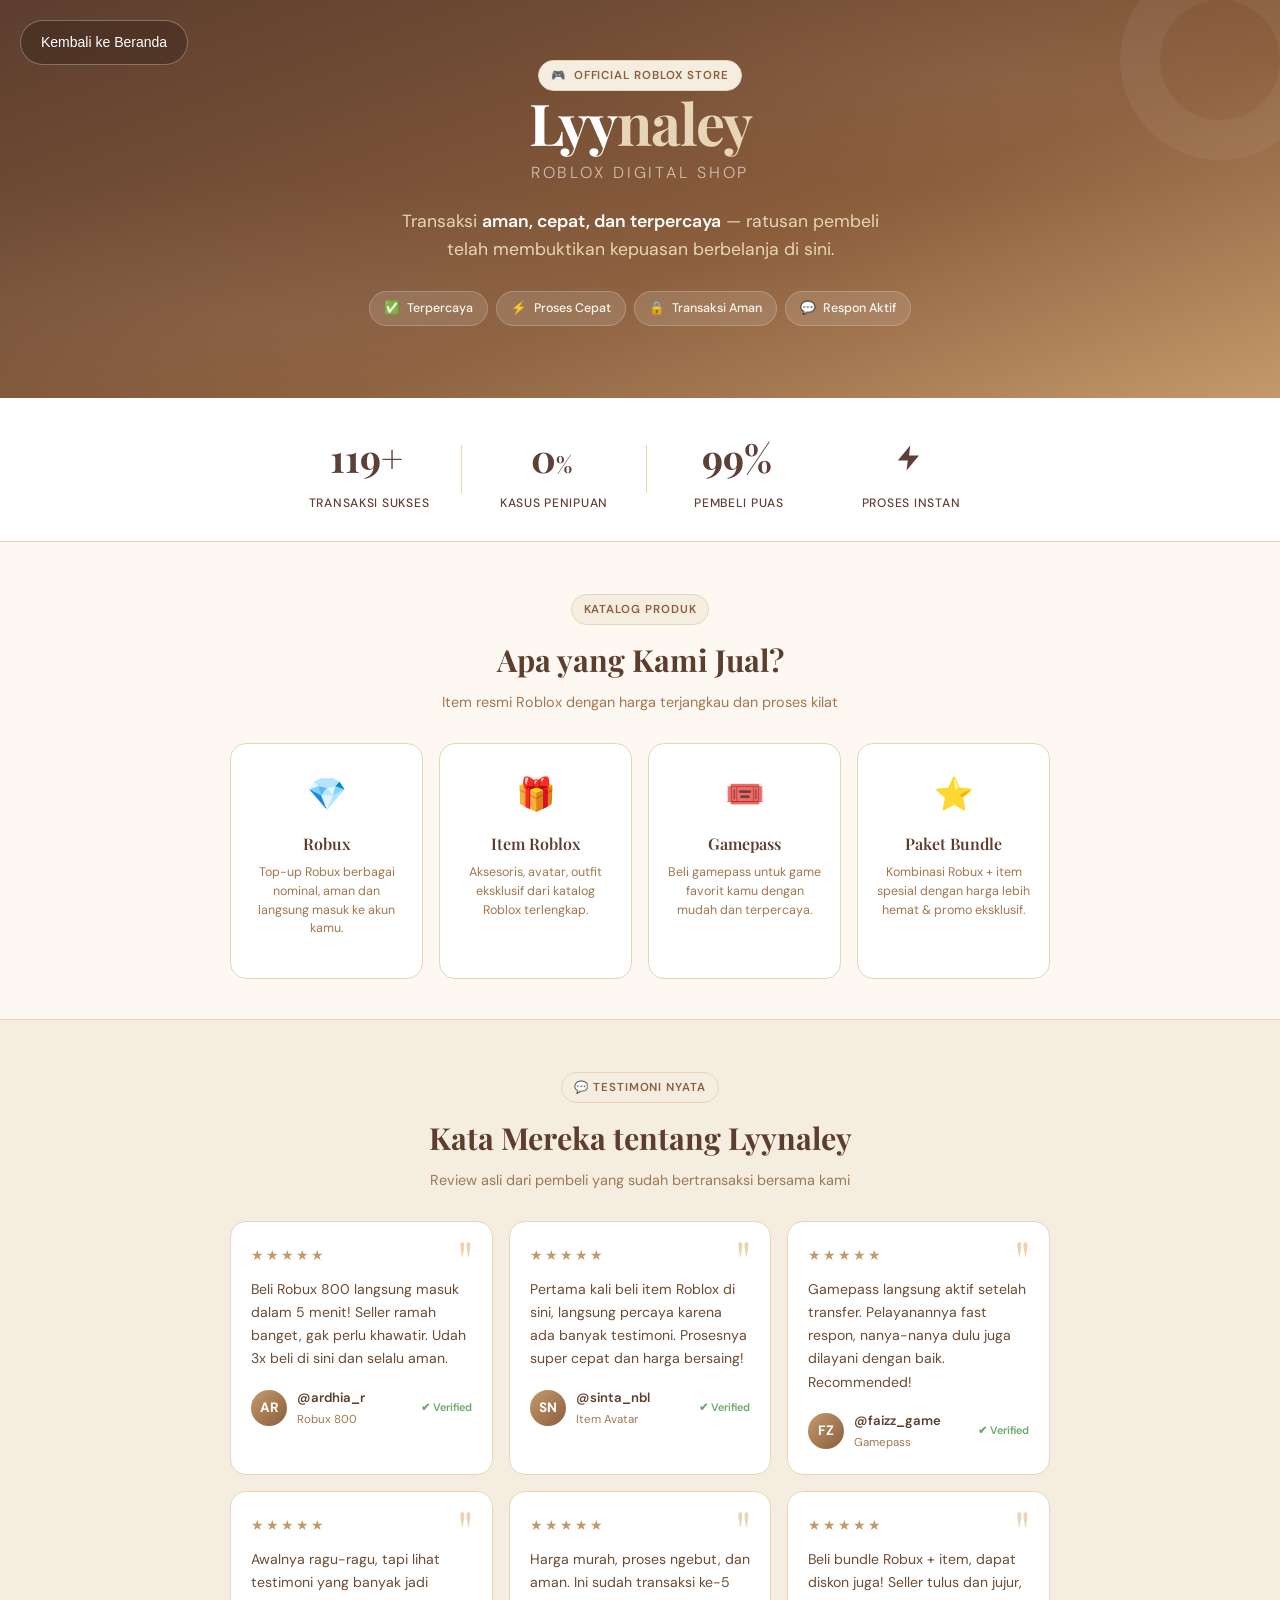
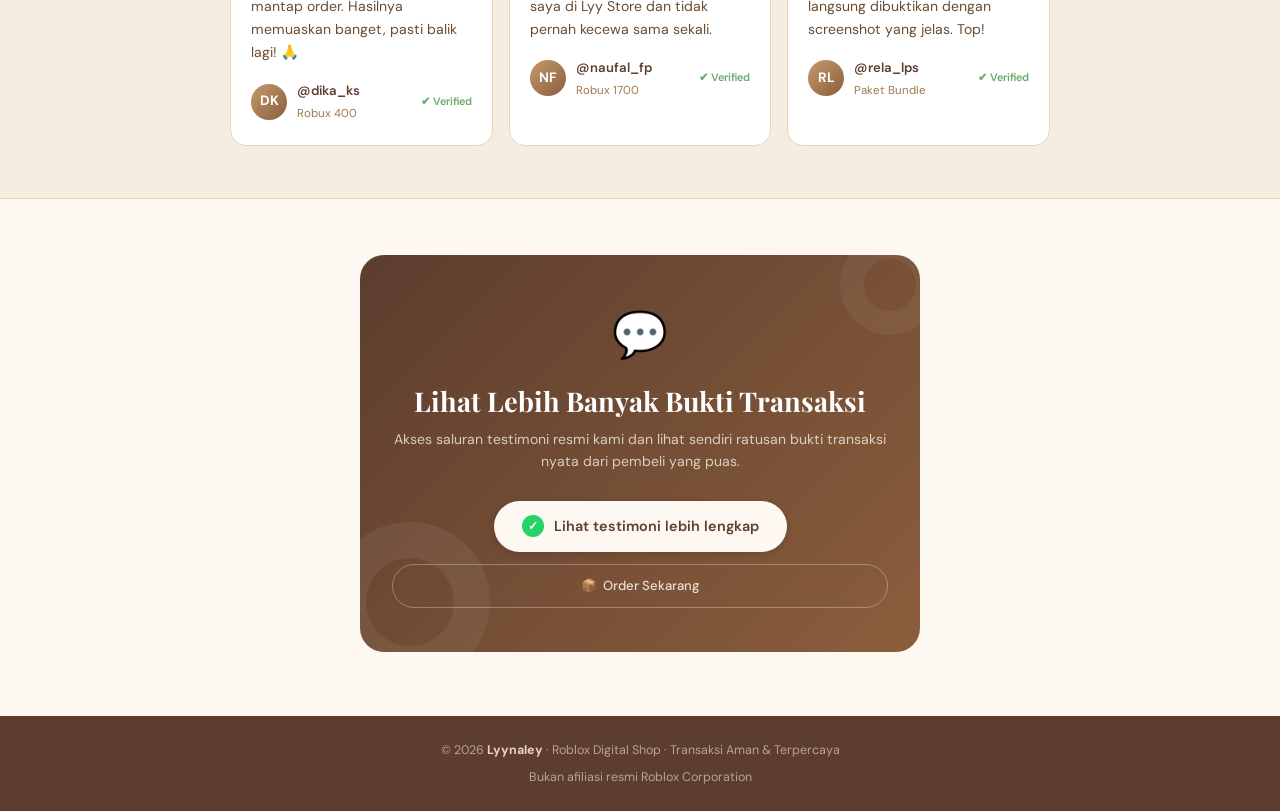
<file: testi.html>
<!DOCTYPE html>
<html lang="id">

<head>
    <meta charset="UTF-8" />
    <meta name="viewport" content="width=device-width, initial-scale=1.0" />
    <title>Lyynaley — Testimoni & Kepercayaan</title>
    <link rel="preconnect" href="https://fonts.googleapis.com" />
    <link rel="preconnect" href="https://fonts.gstatic.com" crossorigin />
    <link
        href="https://fonts.googleapis.com/css2?family=Playfair+Display:wght@600;700&family=DM+Sans:wght@300;400;500;600&display=swap"
        rel="stylesheet" />
    <link rel="stylesheet" href="style.css" />

    <style>
        /* ── Design Tokens ── */
        :root {
            --brown-dark: #5c3d2e;
            --brown-mid: #8b5e3c;
            --brown-soft: #c49a6c;
            --brown-light: #e8d5b7;
            --brown-pale: #f5ede0;
            --cream: #fdf8f2;
            --white: #ffffff;
            --text-dark: #2e1f10;
            --text-mid: #6b4c32;
            --text-muted: #a07850;
            --shadow-soft: 0 4px 20px rgba(92, 61, 46, 0.12);
            --shadow-hover: 0 10px 32px rgba(92, 61, 46, 0.22);
            --radius-sm: 8px;
            --radius-md: 16px;
            --radius-lg: 24px;
            --radius-xl: 40px;
            --font-display: 'Playfair Display', Georgia, serif;
            --font-body: 'DM Sans', sans-serif;
        }

        /* ── Reset ── */
        *,
        *::before,
        *::after {
            box-sizing: border-box;
            margin: 0;
            padding: 0;
        }

        html {
            scroll-behavior: smooth;
        }

        body {
            font-family: var(--font-body);
            background-color: var(--cream);
            color: var(--text-dark);
            -webkit-font-smoothing: antialiased;
        }

        /* ── Utility ── */
        .container {
            max-width: 860px;
            margin: 0 auto;
            padding: 0 20px;
        }

        .badge {
            display: inline-flex;
            align-items: center;
            gap: 6px;
            background: var(--brown-pale);
            border: 1px solid var(--brown-light);
            color: var(--brown-mid);
            font-size: 0.72rem;
            font-weight: 600;
            letter-spacing: 0.08em;
            text-transform: uppercase;
            padding: 5px 12px;
            border-radius: var(--radius-xl);
        }

        /* ────────────────────────────────────────
       HEADER
    ──────────────────────────────────────── */
        header {
            background: linear-gradient(160deg, var(--brown-dark) 0%, var(--brown-mid) 60%, var(--brown-soft) 100%);
            color: var(--cream);
            padding: 60px 20px 72px;
            text-align: center;
            position: relative;
            overflow: hidden;
        }

        header::before {
            content: '';
            position: absolute;
            inset: 0;
            background:
                radial-gradient(ellipse 70% 50% at 20% 80%, rgba(255, 255, 255, 0.06) 0%, transparent 70%),
                radial-gradient(ellipse 50% 40% at 80% 20%, rgba(255, 255, 255, 0.05) 0%, transparent 70%);
            pointer-events: none;
        }

        /* Decorative dots */
        header::after {
            content: '';
            position: absolute;
            top: -40px;
            right: -40px;
            width: 200px;
            height: 200px;
            border-radius: 50%;
            border: 40px solid rgba(255, 255, 255, 0.05);
            pointer-events: none;
        }

        .header-inner {
            position: relative;
            z-index: 1;
        }

        .header-logo {
            font-family: var(--font-display);
            font-size: clamp(2.4rem, 7vw, 3.6rem);
            font-weight: 700;
            letter-spacing: -0.02em;
            color: var(--white);
            line-height: 1.1;
            margin-bottom: 6px;
        }

        .header-logo span {
            color: var(--brown-light);
        }

        .header-sub {
            font-size: clamp(0.85rem, 2.5vw, 1rem);
            font-weight: 300;
            letter-spacing: 0.18em;
            text-transform: uppercase;
            color: rgba(253, 248, 242, 0.65);
            margin-bottom: 20px;
        }

        .header-tagline {
            font-size: clamp(0.95rem, 2.8vw, 1.1rem);
            font-weight: 400;
            color: var(--brown-light);
            max-width: 480px;
            margin: 0 auto 28px;
            line-height: 1.6;
        }

        .header-tagline strong {
            color: var(--white);
            font-weight: 600;
        }

        .header-chips {
            display: flex;
            flex-wrap: wrap;
            gap: 8px;
            justify-content: center;
        }

        .chip {
            background: rgba(255, 255, 255, 0.12);
            border: 1px solid rgba(255, 255, 255, 0.2);
            color: var(--cream);
            font-size: 0.78rem;
            font-weight: 500;
            padding: 6px 14px;
            border-radius: var(--radius-xl);
            backdrop-filter: blur(4px);
        }

        .chip .icon {
            margin-right: 4px;
        }

        /* ────────────────────────────────────────
       TRUST STRIP
    ──────────────────────────────────────── */
        .trust-strip {
            background: var(--white);
            border-bottom: 1px solid var(--brown-light);
            padding: 28px 20px;
        }

        .trust-grid {
            display: flex;
            flex-wrap: wrap;
            gap: 12px;
            justify-content: center;
        }

        .trust-item {
            display: flex;
            flex-direction: column;
            align-items: center;
            gap: 4px;
            flex: 1 1 120px;
            max-width: 160px;
        }

        .trust-number {
            font-family: var(--font-display);
            font-size: clamp(1.8rem, 5vw, 2.4rem);
            font-weight: 700;
            color: #5d4037;
            /* Sesuaikan dengan kode warna teks di sampingnya */
            display: inline-block;
            margin-right: 5px;
            vertical-align: middle;
        }

        .trust-label {
            font-size: 0.76rem;
            font-weight: 500;
            color: #5d4037;
            /* Pastikan warna teks ini sama dengan .trust-number */
            text-align: center;
            text-transform: uppercase;
            letter-spacing: 0.06em;
        }

        .trust-divider {
            width: 1px;
            height: 48px;
            background: var(--brown-light);
            align-self: center;
        }

        @media (max-width: 420px) {
            .trust-divider {
                display: none;
            }
        }

        /* ────────────────────────────────────────
       PRODUCTS SECTION
    ──────────────────────────────────────── */
        .section-products {
            padding: 52px 20px 40px;
        }

        .section-label {
            text-align: center;
            margin-bottom: 28px;
        }

        .section-label h2 {
            font-family: var(--font-display);
            font-size: clamp(1.4rem, 4vw, 1.9rem);
            color: var(--brown-dark);
            margin-top: 10px;
            margin-bottom: 6px;
            font-weight: 700;
        }

        .section-label p {
            font-size: 0.9rem;
            color: var(--text-muted);
        }

        .products-grid {
            display: grid;
            grid-template-columns: repeat(auto-fit, minmax(180px, 1fr));
            gap: 16px;
        }

        .product-card {
            background: var(--white);
            border: 1.5px solid var(--brown-light);
            border-radius: var(--radius-md);
            padding: 24px 18px;
            text-align: center;
            transition: transform 0.15s ease, box-shadow 0.15s ease, border-color 0.15s ease;
        }

        .product-card:hover {
            transform: translateY(-5px);
            box-shadow: var(--shadow-hover);
            border-color: var(--brown-soft);
        }

        .product-icon {
            font-size: 2rem;
            margin-bottom: 10px;
            display: block;
        }

        .product-name {
            font-family: var(--font-display);
            font-size: 1rem;
            font-weight: 600;
            color: var(--brown-dark);
            margin-bottom: 6px;
        }

        .product-desc {
            font-size: 0.78rem;
            color: var(--text-muted);
            line-height: 1.5;
        }

        /* ────────────────────────────────────────
       TESTIMONIALS SECTION
    ──────────────────────────────────────── */
        .section-testi {
            background: var(--brown-pale);
            padding: 52px 20px;
            border-top: 1px solid var(--brown-light);
            border-bottom: 1px solid var(--brown-light);
        }

        .testi-grid {
            display: grid;
            grid-template-columns: repeat(auto-fit, minmax(240px, 1fr));
            gap: 16px;
            margin-top: 28px;
        }

        .testi-card {
            background: var(--white);
            border: 1px solid var(--brown-light);
            border-radius: var(--radius-md);
            padding: 22px 20px;
            position: relative;
            transition: transform 0.15s ease, box-shadow 0.15s ease;
        }

        .testi-card:hover {
            transform: translateY(-4px);
            box-shadow: var(--shadow-hover);
        }

        .testi-quote-mark {
            font-family: var(--font-display);
            font-size: 3.5rem;
            line-height: 1;
            color: var(--brown-light);
            position: absolute;
            top: 10px;
            right: 18px;
            user-select: none;
        }

        .testi-stars {
            color: var(--brown-soft);
            font-size: 0.9rem;
            letter-spacing: 2px;
            margin-bottom: 10px;
        }

        .testi-text {
            font-size: 0.88rem;
            color: var(--text-mid);
            line-height: 1.65;
            margin-bottom: 16px;
        }

        .testi-footer {
            display: flex;
            align-items: center;
            gap: 10px;
        }

        .testi-avatar {
            width: 36px;
            height: 36px;
            border-radius: 50%;
            background: linear-gradient(135deg, var(--brown-soft), var(--brown-mid));
            display: flex;
            align-items: center;
            justify-content: center;
            font-size: 0.85rem;
            font-weight: 700;
            color: var(--white);
            flex-shrink: 0;
        }

        .testi-name {
            font-weight: 600;
            font-size: 0.82rem;
            color: var(--brown-dark);
        }

        .testi-product {
            font-size: 0.72rem;
            color: var(--text-muted);
            margin-top: 2px;
        }

        .testi-verified {
            margin-left: auto;
            font-size: 0.68rem;
            color: #6aaa6a;
            font-weight: 600;
            display: flex;
            align-items: center;
            gap: 3px;
        }

        /* ────────────────────────────────────────
       CTA SECTION
    ──────────────────────────────────────── */
        .section-cta {
            padding: 56px 20px 64px;
            text-align: center;
        }

        .cta-box {
            background: linear-gradient(135deg, var(--brown-dark) 0%, var(--brown-mid) 100%);
            border-radius: var(--radius-lg);
            padding: 44px 32px;
            max-width: 560px;
            margin: 0 auto;
            position: relative;
            overflow: hidden;
        }

        .cta-box::before {
            content: '';
            position: absolute;
            bottom: -30px;
            left: -30px;
            width: 160px;
            height: 160px;
            border-radius: 50%;
            border: 36px solid rgba(255, 255, 255, 0.06);
            pointer-events: none;
        }

        .cta-box::after {
            content: '';
            position: absolute;
            top: -20px;
            right: -20px;
            width: 100px;
            height: 100px;
            border-radius: 50%;
            border: 24px solid rgba(255, 255, 255, 0.05);
            pointer-events: none;
        }

        .cta-inner {
            position: relative;
            z-index: 1;
        }

        .cta-icon {
            font-size: 2.8rem;
            margin-bottom: 12px;
            display: block;
        }

        .cta-title {
            font-family: var(--font-display);
            font-size: clamp(1.3rem, 4vw, 1.7rem);
            color: var(--white);
            font-weight: 700;
            margin-bottom: 10px;
            line-height: 1.2;
        }

        .cta-desc {
            font-size: 0.88rem;
            color: rgba(253, 248, 242, 0.75);
            margin-bottom: 28px;
            line-height: 1.6;
        }

        .btn-cta {
            display: inline-flex;
            align-items: center;
            gap: 10px;
            background: var(--cream);
            color: var(--brown-dark);
            font-family: var(--font-body);
            font-size: 0.9rem;
            font-weight: 600;
            text-decoration: none;
            padding: 14px 28px;
            border-radius: var(--radius-xl);
            border: none;
            cursor: pointer;
            transition: transform 0.15s ease, box-shadow 0.15s ease;
            box-shadow: 0 2px 8px rgba(0, 0, 0, 0.15);
        }

        .btn-cta:hover {
            transform: translateY(-4px);
            box-shadow: 0 10px 28px rgba(92, 61, 46, 0.35);
        }

        .btn-cta .wa-icon {
            width: 22px;
            height: 22px;
            background: #25d366;
            border-radius: 50%;
            display: flex;
            align-items: center;
            justify-content: center;
            font-size: 0.75rem;
            color: white;
            flex-shrink: 0;
        }

        .btn-secondary {
            display: inline-flex;
            align-items: center;
            gap: 6px;
            background: transparent;
            border: 1.5px solid rgba(255, 255, 255, 0.3);
            color: rgba(253, 248, 242, 0.85);
            font-family: var(--font-body);
            font-size: 0.82rem;
            font-weight: 500;
            text-decoration: none;
            padding: 10px 22px;
            border-radius: var(--radius-xl);
            cursor: pointer;
            transition: transform 0.15s ease, box-shadow 0.15s ease, background 0.15s ease;
            margin-top: 12px;
            display: block;
        }

        .btn-secondary:hover {
            transform: translateY(-3px);
            box-shadow: 0 8px 20px rgba(92, 61, 46, 0.28);
            background: rgba(255, 255, 255, 0.08);
        }

        /* ────────────────────────────────────────
       FOOTER
    ──────────────────────────────────────── */
        footer {
            background: var(--brown-dark);
            color: rgba(253, 248, 242, 0.55);
            text-align: center;
            padding: 24px 20px;
            font-size: 0.78rem;
        }

        footer strong {
            color: var(--brown-light);
        }

        /* ────────────────────────────────────────
       ANIMATIONS
    ──────────────────────────────────────── */
        @keyframes fadeUp {
            from {
                opacity: 0;
                transform: translateY(24px);
            }

            to {
                opacity: 1;
                transform: translateY(0);
            }
        }

        .anim-1 {
            animation: fadeUp 0.55s ease both;
        }

        .anim-2 {
            animation: fadeUp 0.55s 0.1s ease both;
        }

        .anim-3 {
            animation: fadeUp 0.55s 0.2s ease both;
        }

        .anim-4 {
            animation: fadeUp 0.55s 0.3s ease both;
        }

        /* ────────────────────────────────────────
       RESPONSIVE
    ──────────────────────────────────────── */
        @media (max-width: 560px) {
            .testi-grid {
                grid-template-columns: 1fr;
            }

            .products-grid {
                grid-template-columns: 1fr 1fr;
            }

            .cta-box {
                padding: 32px 22px;
            }
        }

        @media (max-width: 360px) {
            .products-grid {
                grid-template-columns: 1fr;
            }
        }
    </style>
</head>

<body>

    <!-- ══════════════════ HEADER ══════════════════ -->
    <header>
        <a href="index.html" class="tombol-kembali">
            Kembali ke Beranda
        </a>
        <div class="header-inner container">
            <div class="badge anim-1">🎮 &nbsp;Official Roblox Store</div>
            <h1 class="header-logo anim-2">Lyy<span>naley</span></h1>
            <p class="header-sub anim-2">Roblox Digital Shop</p>
            <p class="header-tagline anim-3">
                Transaksi <strong>aman, cepat, dan terpercaya</strong> —
                ratusan pembeli telah membuktikan kepuasan berbelanja di sini.
            </p>
            <div class="header-chips anim-4">
                <span class="chip"><span class="icon">✅</span> Terpercaya</span>
                <span class="chip"><span class="icon">⚡</span> Proses Cepat</span>
                <span class="chip"><span class="icon">🔒</span> Transaksi Aman</span>
                <span class="chip"><span class="icon">💬</span> Respon Aktif</span>
            </div>
        </div>
    </header>

    <!-- ══════════════════ TRUST STRIP ══════════════════ -->
    <div class="trust-strip">
        <div class="container">
            <div class="trust-grid">
                <div class="trust-item">
                    <span class="trust-number">120<span style="font-size:1.4rem">+</span></span>
                    <span class="trust-label">Transaksi Sukses</span>
                </div>
                <div class="trust-divider"></div>
                <div class="trust-item">
                    <span class="trust-number">0<span style="font-size:1.4rem">%</span></span>
                    <span class="trust-label">Kasus penipuan</span>
                </div>
                <div class="trust-divider"></div>
                <div class="trust-item">
                    <span class="trust-number">0</span>
                    <span class="trust-label">Pembeli puas</span>
                </div>
                <div class="trust-item">
                    <!-- Ganti emoji dengan elemen SVG ini -->
                    <span class="trust-number">
                        <svg width="30" height="30" viewBox="0 0 24 24" fill="currentColor">
                            <path d="M13 2L3 14h8l-1 8 10-12h-8l1-8z" />
                        </svg>
                    </span>
                    <span class="trust-label">Proses Instan</span>
                </div>
            </div>
        </div>
    </div>

    <!-- ══════════════════ PRODUCTS ══════════════════ -->
    <section class="section-products">
        <div class="container">
            <div class="section-label">
                <div class="badge">Katalog Produk</div>
                <h2>Apa yang Kami Jual?</h2>
                <p>Item resmi Roblox dengan harga terjangkau dan proses kilat</p>
            </div>
            <div class="products-grid">
                <div class="product-card">
                    <span class="product-icon">💎</span>
                    <div class="product-name">Robux</div>
                    <div class="product-desc">Top-up Robux berbagai nominal, aman dan langsung masuk ke akun kamu.</div>
                </div>
                <div class="product-card">
                    <span class="product-icon">🎁</span>
                    <div class="product-name">Item Roblox</div>
                    <div class="product-desc">Aksesoris, avatar, outfit eksklusif dari katalog Roblox terlengkap.</div>
                </div>
                <div class="product-card">
                    <span class="product-icon">🎟️</span>
                    <div class="product-name">Gamepass</div>
                    <div class="product-desc">Beli gamepass untuk game favorit kamu dengan mudah dan terpercaya.</div>
                </div>
                <div class="product-card">
                    <span class="product-icon">⭐</span>
                    <div class="product-name">Paket Bundle</div>
                    <div class="product-desc">Kombinasi Robux + item spesial dengan harga lebih hemat & promo eksklusif.
                    </div>
                </div>
            </div>
        </div>
    </section>

    <!-- ══════════════════ TESTIMONIALS ══════════════════ -->
    <section class="section-testi">
        <div class="container">
            <div class="section-label">
                <div class="badge">💬 Testimoni Nyata</div>
                <h2>Kata Mereka tentang Lyynaley</h2>
                <p>Review asli dari pembeli yang sudah bertransaksi bersama kami</p>
            </div>
            <div class="testi-grid">

                <div class="testi-card">
                    <div class="testi-quote-mark">"</div>
                    <div class="testi-stars">★★★★★</div>
                    <p class="testi-text">Beli Robux 800 langsung masuk dalam 5 menit! Seller ramah banget, gak perlu
                        khawatir. Udah 3x beli di sini dan selalu aman.</p>
                    <div class="testi-footer">
                        <div class="testi-avatar">AR</div>
                        <div>
                            <div class="testi-name">@ardhia_r</div>
                            <div class="testi-product">Robux 800</div>
                        </div>
                        <div class="testi-verified">✔ Verified</div>
                    </div>
                </div>

                <div class="testi-card">
                    <div class="testi-quote-mark">"</div>
                    <div class="testi-stars">★★★★★</div>
                    <p class="testi-text">Pertama kali beli item Roblox di sini, langsung percaya karena ada banyak
                        testimoni. Prosesnya super cepat dan harga bersaing!</p>
                    <div class="testi-footer">
                        <div class="testi-avatar">SN</div>
                        <div>
                            <div class="testi-name">@sinta_nbl</div>
                            <div class="testi-product">Item Avatar</div>
                        </div>
                        <div class="testi-verified">✔ Verified</div>
                    </div>
                </div>

                <div class="testi-card">
                    <div class="testi-quote-mark">"</div>
                    <div class="testi-stars">★★★★★</div>
                    <p class="testi-text">Gamepass langsung aktif setelah transfer. Pelayanannya fast respon,
                        nanya-nanya dulu juga dilayani dengan baik. Recommended!</p>
                    <div class="testi-footer">
                        <div class="testi-avatar">FZ</div>
                        <div>
                            <div class="testi-name">@faizz_game</div>
                            <div class="testi-product">Gamepass</div>
                        </div>
                        <div class="testi-verified">✔ Verified</div>
                    </div>
                </div>

                <div class="testi-card">
                    <div class="testi-quote-mark">"</div>
                    <div class="testi-stars">★★★★★</div>
                    <p class="testi-text">Awalnya ragu-ragu, tapi lihat testimoni yang banyak jadi mantap order.
                        Hasilnya memuaskan banget, pasti balik lagi! 🙏</p>
                    <div class="testi-footer">
                        <div class="testi-avatar">DK</div>
                        <div>
                            <div class="testi-name">@dika_ks</div>
                            <div class="testi-product">Robux 400</div>
                        </div>
                        <div class="testi-verified">✔ Verified</div>
                    </div>
                </div>

                <div class="testi-card">
                    <div class="testi-quote-mark">"</div>
                    <div class="testi-stars">★★★★★</div>
                    <p class="testi-text">Harga murah, proses ngebut, dan aman. Ini sudah transaksi ke-5 saya di Lyy
                        Store dan tidak pernah kecewa sama sekali.</p>
                    <div class="testi-footer">
                        <div class="testi-avatar">NF</div>
                        <div>
                            <div class="testi-name">@naufal_fp</div>
                            <div class="testi-product">Robux 1700</div>
                        </div>
                        <div class="testi-verified">✔ Verified</div>
                    </div>
                </div>

                <div class="testi-card">
                    <div class="testi-quote-mark">"</div>
                    <div class="testi-stars">★★★★★</div>
                    <p class="testi-text">Beli bundle Robux + item, dapat diskon juga! Seller tulus dan jujur, langsung
                        dibuktikan dengan screenshot yang jelas. Top!</p>
                    <div class="testi-footer">
                        <div class="testi-avatar">RL</div>
                        <div>
                            <div class="testi-name">@rela_lps</div>
                            <div class="testi-product">Paket Bundle</div>
                        </div>
                        <div class="testi-verified">✔ Verified</div>
                    </div>
                </div>

            </div>
        </div>
    </section>

    <!-- ══════════════════ CTA ══════════════════ -->
    <section class="section-cta">
        <div class="container">
            <div class="cta-box">
                <div class="cta-inner">
                    <span class="cta-icon">💬</span>
                    <h2 class="cta-title">Lihat Lebih Banyak Bukti Transaksi</h2>
                    <p class="cta-desc">
                        Akses saluran testimoni resmi kami dan lihat sendiri ratusan bukti transaksi nyata dari pembeli
                        yang puas.
                    </p>
                    <a href="https://whatsapp.com/channel/0029VbBwIyaH5JLpytyxjp2q" target="_blank"
                        rel="noopener noreferrer" class="btn-cta" id="btnWA">
                        <span class="wa-icon">✓</span>
                        Lihat testimoni lebih lengkap
                    </a>
                    <a href="https://t.me/Lyynaleyy" target="_blank" rel="noopener noreferrer" class="btn-secondary">
                        📦 &nbsp;Order Sekarang
                    </a>
                </div>
            </div>
        </div>
    </section>

    <!-- ══════════════════ FOOTER ══════════════════ -->
    <footer>
        <p>© 2026 <strong>Lyynaley</strong> · Roblox Digital Shop · Transaksi Aman &amp; Terpercaya</p>
        <p style="margin-top:6px;">Bukan afiliasi resmi Roblox Corporation</p>
    </footer>

    <script>
        // ── Counter animation for trust strip ──
        function animateCount(el, end, suffix) {
            const duration = 1400;
            const start = 0;
            const step = 16;
            let current = start;
            const increment = end / (duration / step);
            const timer = setInterval(() => {
                current += increment;
                if (current >= end) {
                    current = end;
                    clearInterval(timer);
                }
                el.textContent = Math.floor(current) + suffix;
            }, step);
        }

        // Trigger on scroll into view
        const observer = new IntersectionObserver((entries) => {
            entries.forEach(entry => {
                if (entry.isIntersecting) {
                    const strip = document.querySelector('.trust-strip');
                    if (strip && !strip.dataset.animated) {
                        strip.dataset.animated = 'true';
                        const [n1, , n2, , n3] = document.querySelectorAll('.trust-number');
                        animateCount(n1, 120, '+');
                        animateCount(n2, 100, '%');
                        animateCount(n3, 0, '');
                    }
                }
            });
        }, { threshold: 0.4 });

        const trustStrip = document.querySelector('.trust-strip');
        if (trustStrip) observer.observe(trustStrip);

        // ── Stagger testi cards on scroll ──
        const cards = document.querySelectorAll('.testi-card');
        const cardObserver = new IntersectionObserver((entries) => {
            entries.forEach((entry, i) => {
                if (entry.isIntersecting) {
                    entry.target.style.animation = `fadeUp 0.5s ${i * 0.07}s ease both`;
                    cardObserver.unobserve(entry.target);
                }
            });
        }, { threshold: 0.15 });
        cards.forEach(c => cardObserver.observe(c));
        window.onload = function() {
        window.scrollTo(0, 0);
    };
    </script>
</body>

</html>
</file>
<file: style.css>
/* ============================================================
   style.css — RblxStudio Portfolio
   Aesthetic Minimalis · Plus Jakarta Sans · Soft Neutral Theme
   ============================================================ */

/* ===== GOOGLE FONTS IMPORT ===== */
@import url('https://fonts.googleapis.com/css2?family=Plus+Jakarta+Sans:ital,wght@0,300;0,400;0,500;0,600;0,700;0,800;1,300;1,400&display=swap');

/* ===== CSS VARIABLES ===== */
:root {
  /* Colors — Light Neutral Palette */
  --bg-base: #f8f7f4;
  --bg-surface: #ffffff;
  --bg-muted: #f2f0ec;
  --bg-subtle: #eceae5;

  --text-primary: #1a1916;
  --text-secondary: #5c5a55;
  --text-muted: #9c9a95;
  --text-inverse: #ffffff;

  --accent-primary: #2d2d2a;
  --accent-warm: #c8873a;
  --accent-warm-soft: #f5e6d3;
  --accent-green: #3a7c5e;
  --accent-green-soft: #d4ede3;
  --accent-blue: #2e5fa3;
  --accent-blue-soft: #d6e4f7;
  --accent-purple: #6b46c1;
  --accent-purple-soft: #ede9fe;

  /* Borders */
  --border-light: rgba(26, 25, 22, 0.08);
  --border-medium: rgba(26, 25, 22, 0.14);

  /* Shadows */
  --shadow-xs: 0 1px 3px rgba(26, 25, 22, 0.06), 0 1px 2px rgba(26, 25, 22, 0.04);
  --shadow-sm: 0 4px 12px rgba(26, 25, 22, 0.08), 0 2px 4px rgba(26, 25, 22, 0.04);
  --shadow-md: 0 8px 24px rgba(26, 25, 22, 0.1), 0 4px 8px rgba(26, 25, 22, 0.06);
  --shadow-lg: 0 16px 48px rgba(26, 25, 22, 0.12), 0 8px 16px rgba(26, 25, 22, 0.08);
  --shadow-xl: 0 24px 64px rgba(26, 25, 22, 0.16), 0 12px 24px rgba(26, 25, 22, 0.1);

  /* Radius */
  --radius-sm: 8px;
  --radius-md: 14px;
  --radius-lg: 20px;
  --radius-xl: 28px;
  --radius-full: 9999px;

  /* Spacing */
  --space-xs: 4px;
  --space-sm: 8px;
  --space-md: 16px;
  --space-lg: 24px;
  --space-xl: 40px;
  --space-2xl: 64px;
  --space-3xl: 96px;

  /* Typography */
  --font-base: 'Plus Jakarta Sans', system-ui, -apple-system, sans-serif;
  --font-size-xs: 0.75rem;
  --font-size-sm: 0.875rem;
  --font-size-base: 1rem;
  --font-size-lg: 1.125rem;
  --font-size-xl: 1.25rem;
  --font-size-2xl: 1.5rem;
  --font-size-3xl: 2rem;
  --font-size-4xl: 2.75rem;
  --font-size-5xl: 3.75rem;
  --font-size-6xl: 5rem;

  /* Transitions */
  --transition-fast: 0.15s ease;
  --transition-base: 0.25s ease;
  --transition-slow: 0.4s ease;
  --transition-spring: 0.35s cubic-bezier(0.34, 1.56, 0.64, 1);

  /* Navbar height */
  --navbar-height: 68px;
}

/* ===== RESET & BASE ===== */
*,
*::before,
*::after {
  box-sizing: border-box;
  margin: 0;
  padding: 0;
}

html {
  scroll-behavior: smooth;
  font-size: 16px;
  -webkit-text-size-adjust: 100%;
}

body {
  font-family: var(--font-base);
  background-color: var(--bg-base);
  color: var(--text-primary);
  line-height: 1.65;
  -webkit-font-smoothing: antialiased;
  -moz-osx-font-smoothing: grayscale;
  overflow-x: hidden;
}

img,
video {
  max-width: 100%;
  display: block;
}

a {
  text-decoration: none;
  color: inherit;
}

ul {
  list-style: none;
}

button {
  cursor: pointer;
  border: none;
  background: none;
  font-family: var(--font-base);
}

input,
textarea,
select {
  font-family: var(--font-base);
}

/* ===== UTILITY ===== */
.container {
  width: 100%;
  max-width: 1160px;
  margin-inline: auto;
  padding-inline: var(--space-xl);
}

.section-header {
  text-align: center;
  margin-bottom: var(--space-2xl);
}

.section-tag {
  display: inline-block;
  font-size: var(--font-size-xs);
  font-weight: 600;
  letter-spacing: 0.12em;
  text-transform: uppercase;
  color: var(--accent-warm);
  background: var(--accent-warm-soft);
  padding: 5px 14px;
  border-radius: var(--radius-full);
  margin-bottom: var(--space-md);
}

.section-title {
  font-size: clamp(var(--font-size-3xl), 4vw, var(--font-size-4xl));
  font-weight: 800;
  line-height: 1.2;
  color: var(--text-primary);
  letter-spacing: -0.02em;
}

.section-title em {
  font-style: italic;
  font-weight: 700;
  color: var(--accent-warm);
}

/* ===== SCROLLBAR ===== */
::-webkit-scrollbar {
  width: 6px;
}

::-webkit-scrollbar-track {
  background: var(--bg-muted);
}

::-webkit-scrollbar-thumb {
  background: var(--border-medium);
  border-radius: var(--radius-full);
}

::-webkit-scrollbar-thumb:hover {
  background: var(--text-muted);
}

/* ===========================
   NAVBAR
   =========================== */
.navbar {
  position: fixed;
  top: 0;
  left: 0;
  right: 0;
  z-index: 1000;
  height: var(--navbar-height);
  background: rgba(248, 247, 244, 0.72);
  backdrop-filter: blur(16px) saturate(180%);
  -webkit-backdrop-filter: blur(16px) saturate(180%);
  border-bottom: 1px solid var(--border-light);
  transition: background var(--transition-base), box-shadow var(--transition-base);
}

.navbar.scrolled {
  background: rgba(248, 247, 244, 0.92);
  box-shadow: var(--shadow-sm);
}

.nav-container {
  max-width: 1160px;
  margin-inline: auto;
  padding-inline: var(--space-xl);
  height: 100%;
  display: flex;
  align-items: center;
  justify-content: space-between;
}

.nav-logo {
  display: flex;
  align-items: center;
  gap: 8px;
  font-size: var(--font-size-lg);
  font-weight: 700;
  color: var(--text-primary);
  text-decoration: none;
  transition: opacity var(--transition-fast);
}

.nav-logo:hover {
  opacity: 0.75;
}

.logo-icon {
  font-size: 1.4rem;
  color: var(--accent-warm);
  line-height: 1;
}

.logo-text strong {
  font-weight: 800;
}

.nav-menu {
  display: flex;
  align-items: center;
  gap: var(--space-sm);
}

.nav-link {
  font-size: var(--font-size-sm);
  font-weight: 500;
  color: var(--text-secondary);
  padding: 6px 14px;
  border-radius: var(--radius-full);
  transition: color var(--transition-fast), background var(--transition-fast);
  position: relative;
}

.nav-link:hover,
.nav-link.active {
  color: var(--text-primary);
  background: var(--bg-subtle);
}

/* Hamburger */
.hamburger {
  display: none;
  flex-direction: column;
  justify-content: center;
  align-items: center;
  gap: 5px;
  width: 40px;
  height: 40px;
  padding: 8px;
  border-radius: var(--radius-sm);
  cursor: pointer;
  transition: background var(--transition-fast);
}

.hamburger:hover {
  background: var(--bg-subtle);
}

.bar {
  display: block;
  width: 22px;
  height: 2px;
  background: var(--text-primary);
  border-radius: var(--radius-full);
  transition: transform var(--transition-base), opacity var(--transition-fast), width var(--transition-base);
  transform-origin: center;
}

.hamburger.is-open .bar:nth-child(1) {
  transform: translateY(7px) rotate(45deg);
}

.hamburger.is-open .bar:nth-child(2) {
  opacity: 0;
  transform: scaleX(0);
}

.hamburger.is-open .bar:nth-child(3) {
  transform: translateY(-7px) rotate(-45deg);
}

/* ===========================
   HERO SECTION
   =========================== */
.hero {
  position: relative;
  min-height: 100svh;
  display: flex;
  align-items: center;
  padding-top: var(--navbar-height);
  overflow: hidden;
}

.hero-bg-decoration {
  position: absolute;
  inset: 0;
  pointer-events: none;
  z-index: 0;
}

.blob {
  position: absolute;
  border-radius: 50%;
  filter: blur(80px);
  opacity: 0.35;
}

.blob-1 {
  width: 560px;
  height: 560px;
  background: radial-gradient(circle, #f5ddc0 0%, transparent 70%);
  top: -120px;
  right: -80px;
  animation: blobFloat 12s ease-in-out infinite;
}

.blob-2 {
  width: 400px;
  height: 400px;
  background: radial-gradient(circle, #d4ede3 0%, transparent 70%);
  bottom: 80px;
  left: -60px;
  animation: blobFloat 15s ease-in-out infinite reverse;
}

.blob-3 {
  width: 300px;
  height: 300px;
  background: radial-gradient(circle, #d6e4f7 0%, transparent 70%);
  top: 40%;
  left: 40%;
  animation: blobFloat 10s ease-in-out infinite 3s;
}

@keyframes blobFloat {

  0%,
  100% {
    transform: translate(0, 0) scale(1);
  }

  33% {
    transform: translate(20px, -30px) scale(1.05);
  }

  66% {
    transform: translate(-15px, 15px) scale(0.96);
  }
}

.grid-overlay {
  position: absolute;
  inset: 0;
  background-image:
    linear-gradient(var(--border-light) 1px, transparent 1px),
    linear-gradient(90deg, var(--border-light) 1px, transparent 1px);
  background-size: 48px 48px;
  mask-image: radial-gradient(ellipse 80% 80% at 50% 50%, black 30%, transparent 100%);
  -webkit-mask-image: radial-gradient(ellipse 80% 80% at 50% 50%, black 30%, transparent 100%);
}

.hero-container {
  position: relative;
  z-index: 1;
  max-width: 760px;
  margin-inline: auto;
  padding: var(--space-3xl) var(--space-xl);
  text-align: center;
}

.hero-badge {
  display: inline-flex;
  align-items: center;
  gap: 8px;
  font-size: var(--font-size-sm);
  font-weight: 500;
  color: var(--accent-green);
  background: var(--accent-green-soft);
  padding: 6px 16px;
  border-radius: var(--radius-full);
  margin-bottom: var(--space-xl);
  border: 1px solid rgba(58, 124, 94, 0.2);
  animation: fadeInDown 0.6s ease both;
}

.badge-dot {
  width: 7px;
  height: 7px;
  border-radius: 50%;
  background: var(--accent-green);
  animation: pulse 2s ease-in-out infinite;
}

@keyframes pulse {

  0%,
  100% {
    opacity: 1;
    transform: scale(1);
  }

  50% {
    opacity: 0.6;
    transform: scale(1.3);
  }
}

.hero-title {
  font-size: clamp(var(--font-size-4xl), 7vw, var(--font-size-6xl));
  font-weight: 800;
  line-height: 1.1;
  letter-spacing: -0.03em;
  color: var(--text-primary);
  margin-bottom: var(--space-lg);
  animation: fadeInUp 0.7s ease 0.1s both;
}

.title-accent {
  background: linear-gradient(135deg, var(--accent-warm) 0%, #e07b2a 100%);
  -webkit-background-clip: text;
  -webkit-text-fill-color: transparent;
  background-clip: text;
  font-style: italic;
}

.hero-subtitle {
  font-size: clamp(var(--font-size-base), 2vw, var(--font-size-lg));
  color: var(--text-secondary);
  max-width: 560px;
  margin-inline: auto;
  margin-bottom: var(--space-xl);
  line-height: 1.75;
  font-weight: 400;
  animation: fadeInUp 0.7s ease 0.2s both;
}

.hero-actions {
  display: flex;
  align-items: center;
  justify-content: center;
  gap: var(--space-md);
  flex-wrap: wrap;
  margin-bottom: var(--space-2xl);
  animation: fadeInUp 0.7s ease 0.3s both;
}

.btn-primary {
  display: inline-flex;
  align-items: center;
  gap: 10px;
  background: var(--text-primary);
  color: var(--text-inverse);
  font-size: var(--font-size-sm);
  font-weight: 600;
  padding: 14px 28px;
  border-radius: var(--radius-full);
  transition: transform var(--transition-spring), box-shadow var(--transition-base), background var(--transition-fast);
  box-shadow: var(--shadow-md);
  letter-spacing: 0.01em;
}

.btn-primary:hover {
  transform: translateY(-2px) scale(1.02);
  box-shadow: var(--shadow-lg);
  background: #2e2c28;
}

.btn-primary:active {
  transform: translateY(0) scale(0.99);
}

.btn-icon {
  font-size: 0.9em;
  color: var(--accent-warm);
}

.btn-ghost {
  display: inline-flex;
  align-items: center;
  font-size: var(--font-size-sm);
  font-weight: 600;
  color: var(--text-secondary);
  padding: 14px 24px;
  border-radius: var(--radius-full);
  border: 1.5px solid var(--border-medium);
  background: var(--bg-surface);
  transition: color var(--transition-fast), border-color var(--transition-fast), transform var(--transition-spring), box-shadow var(--transition-base);
}

.btn-ghost:hover {
  color: var(--text-primary);
  border-color: var(--text-primary);
  transform: translateY(-2px);
  box-shadow: var(--shadow-sm);
}

.hero-stats {
  display: inline-flex;
  align-items: center;
  gap: 0;
  background: var(--bg-surface);
  border: 1px solid var(--border-light);
  border-radius: var(--radius-xl);
  padding: var(--space-lg) var(--space-xl);
  box-shadow: var(--shadow-sm);
  animation: fadeInUp 0.7s ease 0.4s both;
}

.stat-item {
  display: flex;
  flex-direction: column;
  align-items: center;
  gap: 2px;
  padding-inline: var(--space-xl);
}

.stat-number {
  font-size: var(--font-size-2xl);
  font-weight: 800;
  color: var(--text-primary);
  letter-spacing: -0.02em;
  line-height: 1;
}

.stat-label {
  font-size: var(--font-size-xs);
  font-weight: 500;
  color: var(--text-muted);
  text-transform: uppercase;
  letter-spacing: 0.08em;
}

.stat-divider {
  width: 1px;
  height: 36px;
  background: var(--border-light);
}

.hero {
  min-height: 100vh;
  /* Tinggi minimum 100% layar */
  display: flex;
  flex-direction: column;
  justify-content: center;
  /* Mengatur konten ke tengah secara vertikal */
  align-items: center;
  /* Mengatur konten ke tengah secara horizontal */
  position: relative;
  /* Penting sebagai referensi posisi absolute */
}

.hero-scroll-hint {
  position: absolute;
  bottom: 20px;
  left: 50%;
  transform: translateX(-50%);
  display: flex;
  flex-direction: column;
  align-items: center;
  z-index: 10;
  animation: fadeInUp 0.7s ease 0.6s both;
}

.hero-scroll-hint span {
  font-size: var(--font-size-xs);
  font-weight: 500;
  letter-spacing: 0.12em;
  text-transform: uppercase;
  color: var(--text-muted);
}

.scroll-line {
  width: 1px;
  height: 32px;
  background: linear-gradient(to bottom, var(--text-muted), transparent);
  animation: scrollPulse 2s ease-in-out infinite;
}

@keyframes scrollPulse {

  0%,
  100% {
    opacity: 1;
    transform: scaleY(1);
  }

  50% {
    opacity: 0.4;
    transform: scaleY(0.7);
  }
}

/* ===========================
   ABOUT SECTION
   =========================== */
.about {
  padding-block: var(--space-3xl);
  background: var(--bg-surface);
  border-top: 1px solid var(--border-light);
  border-bottom: 1px solid var(--border-light);
}

.about-grid {
  display: grid;
  grid-template-columns: 1fr 1fr;
  gap: var(--space-2xl);
  align-items: start;
}

.about-lead {
  font-size: var(--font-size-xl);
  font-weight: 600;
  color: var(--text-primary);
  line-height: 1.6;
  margin-bottom: var(--space-lg);
}

.about-body {
  font-size: var(--font-size-base);
  color: var(--text-secondary);
  line-height: 1.8;
  margin-bottom: var(--space-xl);
}

.skills-list {
  display: flex;
  flex-wrap: wrap;
  gap: var(--space-sm);
}

.skill-tag {
  font-size: var(--font-size-sm);
  font-weight: 500;
  color: var(--text-primary);
  background: var(--bg-muted);
  border: 1px solid var(--border-light);
  padding: 7px 16px;
  border-radius: var(--radius-full);
  transition: background var(--transition-fast), border-color var(--transition-fast), transform var(--transition-spring);
}

.skill-tag:hover {
  background: var(--accent-warm-soft);
  border-color: rgba(200, 135, 58, 0.3);
  transform: translateY(-2px);
}

.about-cards {
  display: grid;
  grid-template-columns: 1fr 1fr;
  gap: var(--space-md);
}

.about-card {
  padding: var(--space-lg);
  border-radius: var(--radius-lg);
  border: 1px solid var(--border-light);
  transition: transform var(--transition-spring), box-shadow var(--transition-base);
}

.about-card:hover {
  transform: translateY(-4px);
  box-shadow: var(--shadow-md);
}

.about-card .card-icon {
  font-size: 1.75rem;
  margin-bottom: var(--space-sm);
  line-height: 1;
}

.about-card h3 {
  font-size: var(--font-size-base);
  font-weight: 700;
  margin-bottom: 6px;
  color: var(--text-primary);
}

.about-card p {
  font-size: var(--font-size-sm);
  color: var(--text-secondary);
  line-height: 1.65;
}

.card-primary {
  background: var(--bg-muted);
}

.card-secondary {
  background: var(--accent-warm-soft);
  border-color: rgba(200, 135, 58, 0.15);
}

.card-accent {
  background: var(--accent-green-soft);
  border-color: rgba(58, 124, 94, 0.15);
}

.card-muted {
  background: var(--accent-blue-soft);
  border-color: rgba(46, 95, 163, 0.15);
}

/* ===========================
   PRODUCTS SECTION
   =========================== */
.products {
  padding-block: var(--space-3xl);
  background: var(--bg-base);
}

.products-grid {
  display: grid;
  grid-template-columns: repeat(4, 1fr);
  gap: var(--space-lg);
}

.product-card {
  position: relative;
  background: var(--bg-surface);
  border: 1px solid var(--border-light);
  border-radius: var(--radius-xl);
  overflow: hidden;
  transition: transform var(--transition-spring), box-shadow var(--transition-base), border-color var(--transition-base);
}

.product-card:hover {
  transform: translateY(-8px);
  box-shadow: var(--shadow-xl);
  border-color: var(--border-medium);
}

.product-card--featured {
  border-color: var(--accent-warm);
  box-shadow: 0 0 0 1px rgba(200, 135, 58, 0.3), var(--shadow-md);
}

.product-card--featured:hover {
  box-shadow: 0 0 0 1px rgba(200, 135, 58, 0.4), var(--shadow-xl);
}

.featured-badge {
  position: absolute;
  top: 14px;
  right: 14px;
  z-index: 2;
  font-size: var(--font-size-xs);
  font-weight: 700;
  color: var(--accent-warm);
  background: var(--bg-surface);
  border: 1.5px solid var(--accent-warm);
  padding: 3px 10px;
  border-radius: var(--radius-full);
  letter-spacing: 0.06em;
  text-transform: uppercase;
}

.product-img-wrapper {
  overflow: hidden;
}

.product-img {
  height: 180px;
  display: flex;
  align-items: center;
  justify-content: center;
  position: relative;
  overflow: hidden;
  transition: transform 0.5s cubic-bezier(0.25, 0.46, 0.45, 0.94);
}

.product-card:hover .product-img {
  transform: scale(1.06);
}

.product-img-inner {
  display: flex;
  flex-direction: column;
  align-items: center;
  gap: 8px;
  z-index: 1;
  position: relative;
  transition: transform var(--transition-base);
}

.product-card:hover .product-img-inner {
  transform: scale(1.08);
}

.product-emoji {
  font-size: 3rem;
  filter: drop-shadow(0 4px 12px rgba(0, 0, 0, 0.15));
  line-height: 1;
}

.product-img-text {
  font-size: var(--font-size-sm);
  font-weight: 700;
  letter-spacing: 0.06em;
  text-transform: uppercase;
  opacity: 0.75;
}

/* Product image backgrounds */
.product-img-robux {
  background: linear-gradient(135deg, #e8f4fd 0%, #bbd6f5 100%);
  color: var(--accent-blue);
}

.product-img-robux::before {
  content: '';
  position: absolute;
  inset: 0;
  background: radial-gradient(circle at 70% 30%, rgba(46, 95, 163, 0.15) 0%, transparent 60%);
}

.product-img-gamepass {
  background: linear-gradient(135deg, #fef3e2 0%, #fad9a0 100%);
  color: #a0620a;
}

.product-img-gamepass::before {
  content: '';
  position: absolute;
  inset: 0;
  background: radial-gradient(circle at 30% 70%, rgba(200, 135, 58, 0.2) 0%, transparent 60%);
}

.product-img-map {
  background: linear-gradient(135deg, #e6f7f0 0%, #a8dfc9 100%);
  color: var(--accent-green);
}

.product-img-map::before {
  content: '';
  position: absolute;
  inset: 0;
  background: radial-gradient(circle at 80% 20%, rgba(58, 124, 94, 0.15) 0%, transparent 60%);
}

.product-img-brainrot {
  background: linear-gradient(135deg, #f0ebff 0%, #d5c5fa 100%);
  color: var(--accent-purple);
}

.product-img-brainrot::before {
  content: '';
  position: absolute;
  inset: 0;
  background: radial-gradient(circle at 50% 50%, rgba(107, 70, 193, 0.15) 0%, transparent 60%);
}

.product-body {
  padding: var(--space-lg);
}

.product-tag {
  display: inline-block;
  font-size: 11px;
  font-weight: 700;
  letter-spacing: 0.1em;
  text-transform: uppercase;
  color: var(--text-muted);
  background: var(--bg-muted);
  padding: 3px 10px;
  border-radius: var(--radius-full);
  margin-bottom: var(--space-sm);
}

.product-tag--featured {
  color: var(--accent-warm);
  background: var(--accent-warm-soft);
}

.product-title {
  font-size: var(--font-size-lg);
  font-weight: 700;
  color: var(--text-primary);
  margin-bottom: var(--space-sm);
  letter-spacing: -0.01em;
}

.product-desc {
  font-size: var(--font-size-sm);
  color: var(--text-secondary);
  line-height: 1.7;
  margin-bottom: var(--space-md);
}

.product-features {
  display: flex;
  flex-direction: column;
  gap: 4px;
  margin-bottom: var(--space-lg);
}

.product-features span {
  font-size: var(--font-size-xs);
  font-weight: 500;
  color: var(--text-secondary);
}

.product-cta {
  display: inline-flex;
  align-items: center;
  font-size: var(--font-size-sm);
  font-weight: 700;
  color: var(--text-primary);
  transition: gap var(--transition-base), color var(--transition-fast);
  gap: 4px;
}

.product-cta:hover {
  color: var(--accent-warm);
  gap: 8px;
}

/* ===========================
   CONTACT SECTION
   =========================== */
.contact {
  padding-block: var(--space-3xl);
  background: var(--bg-surface);
  border-top: 1px solid var(--border-light);
}

.contact-grid {
  display: grid;
  grid-template-columns: 1fr 1.8fr;
  gap: var(--space-2xl);
  align-items: start;
}

.contact-intro {
  font-size: var(--font-size-base);
  color: var(--text-secondary);
  line-height: 1.8;
  margin-bottom: var(--space-xl);
}

.contact-channels {
  display: flex;
  flex-direction: column;
  gap: var(--space-sm);
}

.channel-item {
  display: flex;
  align-items: center;
  gap: var(--space-md);
  padding: var(--space-md);
  border: 1.5px solid var(--border-medium);
  border-radius: var(--radius-md);
  background: var(--bg-surface);
  box-shadow: var(--shadow-xs);
  transition: transform var(--transition-spring), box-shadow var(--transition-base), border-color var(--transition-fast);
  text-decoration: none;
}

.channel-item:hover {
  transform: translateX(4px);
  box-shadow: var(--shadow-sm);
  border-color: var(--border-medium);
}

.channel-icon {
  width: 40px;
  height: 40px;
  border-radius: var(--radius-sm);
  display: flex;
  align-items: center;
  justify-content: center;
  flex-shrink: 0;
}

.channel-telegram {
  background: #229ed9;
  color: white;
}

.channel-whatsapp {
  background: #25d366;
  color: white;
}

.channel-text {
  display: flex;
  flex-direction: column;
  gap: 2px;
}

.channel-name {
  font-size: var(--font-size-sm);
  font-weight: 600;
  color: var(--text-primary);
}

.channel-handle {
  font-size: var(--font-size-xs);
  color: var(--text-muted);
}

/* Contact Form */
.contact-form {
  background: var(--bg-base);
  border: 1px solid var(--border-light);
  border-radius: var(--radius-xl);
  padding: var(--space-xl);
  display: flex;
  flex-direction: column;
  gap: var(--space-md);
}

.input-group {
  display: flex;
  flex-direction: column;
  gap: 6px;
}

.input-group label {
  font-size: var(--font-size-sm);
  font-weight: 600;
  color: var(--text-primary);
}

.input-group input,
.input-group textarea,
.input-group select {
  width: 100%;
  padding: 12px 16px;
  font-size: var(--font-size-sm);
  color: var(--text-primary);
  background: var(--bg-surface);
  border: 1.5px solid var(--border-light);
  border-radius: var(--radius-md);
  outline: none;
  transition: border-color var(--transition-fast), box-shadow var(--transition-fast);
  -webkit-appearance: none;
  appearance: none;
}

.input-group input::placeholder,
.input-group textarea::placeholder {
  color: var(--text-muted);
  font-weight: 400;
}

.input-group input:focus,
.input-group textarea:focus,
.input-group select:focus {
  border-color: var(--accent-warm);
  box-shadow: 0 0 0 3px rgba(200, 135, 58, 0.12);
}

.input-group textarea {
  resize: vertical;
  min-height: 110px;
  line-height: 1.65;
}

.input-group select {
  cursor: pointer;
  background-image: url("data:image/svg+xml,%3Csvg xmlns='http://www.w3.org/2000/svg' width='16' height='16' viewBox='0 0 24 24' fill='none' stroke='%239c9a95' stroke-width='2' stroke-linecap='round'%3E%3Cpolyline points='6 9 12 15 18 9'%3E%3C/polyline%3E%3C/svg%3E");
  background-repeat: no-repeat;
  background-position: right 14px center;
  padding-right: 44px;
}

.btn-submit {
  display: flex;
  align-items: center;
  justify-content: center;
  gap: 8px;
  background: var(--text-primary);
  color: var(--text-inverse);
  font-size: var(--font-size-sm);
  font-weight: 700;
  padding: 14px 28px;
  border-radius: var(--radius-full);
  transition: transform var(--transition-spring), box-shadow var(--transition-base), background var(--transition-fast);
  box-shadow: var(--shadow-sm);
  letter-spacing: 0.01em;
  cursor: pointer;
  border: none;
}

.btn-submit:hover {
  transform: translateY(-2px);
  box-shadow: var(--shadow-md);
  background: #2e2c28;
}

.btn-submit:active {
  transform: translateY(0);
}

.submit-icon {
  font-size: 1.1em;
  transition: transform var(--transition-base);
}

.btn-submit:hover .submit-icon {
  transform: translateX(3px);
}

.form-success {
  display: none;
  align-items: center;
  gap: var(--space-sm);
  font-size: var(--font-size-sm);
  font-weight: 600;
  color: var(--accent-green);
  background: var(--accent-green-soft);
  border: 1px solid rgba(58, 124, 94, 0.2);
  padding: 12px 16px;
  border-radius: var(--radius-md);
  animation: fadeInUp 0.4s ease both;
}

.form-success.visible {
  display: flex;
}

/* ===========================
   FOOTER
   =========================== */
/* Memastikan footer memiliki latar belakang dan warna teks yang kontras */
.footer {
    background-color: #1a1a1a !important; /* Latar belakang gelap agar tidak transparan */
    color: #ffffff !important;           /* Teks berwarna putih */
    padding: 60px 20px;
    margin-top: 40px;
}

.footer-top {
  display: flex;
  justify-content: space-between;
  align-items: flex-start;
  gap: var(--space-xl);
  padding-bottom: var(--space-xl);
  border-bottom: 1px solid rgba(255, 255, 255, 0.1);
  margin-bottom: var(--space-xl);
}

.footer-brand .nav-logo {
  color: white;
  margin-bottom: var(--space-sm);
}

.footer-brand .logo-icon {
  color: var(--accent-warm);
}

.footer-tagline {
  font-size: var(--font-size-sm);
  color: rgba(255, 255, 255, 0.45);
  margin-top: var(--space-sm);
}

/* Memperbaiki warna link footer agar terlihat */
.footer-links a {
    color: #ffffff !important;
    text-decoration: none;
}

.footer-links {
  display: flex;
  flex-direction: row;
  gap: var(--space-2xl);
}

.footer-col {
  display: flex;
  flex-direction: column;
  gap: 10px;
}

.footer-col-title, .footer-tagline, .footer-note {
    color: #cccccc !important; /* Warna abu-abu terang agar tetap lembut tapi terbaca */
}

.footer-col a {
  font-size: var(--font-size-sm);
  color: rgba(255, 255, 255, 0.55);
  transition: color var(--transition-fast);
}

.footer-col a:hover {
  color: rgba(255, 255, 255, 0.9);
}

.footer-bottom {
  display: flex;
  justify-content: space-between;
  align-items: center;
  flex-wrap: wrap;
  gap: var(--space-sm);
}

.footer-copy,
.footer-note {
  font-size: var(--font-size-xs);
  color: rgba(255, 255, 255, 0.35);
}

/* ===========================
   VIDEO MODAL
   =========================== */
.modal-overlay {
  position: fixed;
  inset: 0;
  z-index: 9000;
  display: flex;
  align-items: center;
  justify-content: center;
  padding: var(--space-lg);
  opacity: 0;
  pointer-events: none;
  transition: opacity var(--transition-slow);
}

.modal-overlay::before {
  content: '';
  position: absolute;
  inset: 0;
  background: rgba(10, 10, 9, 0.55);
  backdrop-filter: blur(10px) saturate(120%);
  -webkit-backdrop-filter: blur(10px) saturate(120%);
  transition: opacity var(--transition-slow);
  z-index: -1;
}

.modal-overlay.is-open {
  opacity: 1;
  pointer-events: auto;
}

.modal-box {
  position: relative;
  background: var(--bg-surface);
  border-radius: var(--radius-xl);
  box-shadow: var(--shadow-xl), 0 0 0 1px rgba(255, 255, 255, 0.1);
  width: 100%;
  max-width: 800px;
  overflow: hidden;
  transform: translateY(20px) scale(0.97);
  transition: transform var(--transition-spring);
}

.modal-overlay.is-open .modal-box {
  transform: translateY(0) scale(1);
}

.modal-close {
  position: absolute;
  top: 14px;
  right: 14px;
  z-index: 10;
  width: 36px;
  height: 36px;
  border-radius: var(--radius-sm);
  background: rgba(0, 0, 0, 0.45);
  backdrop-filter: blur(8px);
  -webkit-backdrop-filter: blur(8px);
  color: white;
  display: flex;
  align-items: center;
  justify-content: center;
  transition: background var(--transition-fast), transform var(--transition-spring);
  border: 1px solid rgba(255, 255, 255, 0.15);
  cursor: pointer;
}

.modal-close:hover {
  background: rgba(0, 0, 0, 0.65);
  transform: scale(1.1);
}

.modal-close:active {
  transform: scale(0.95);
}

.modal-header {
  padding: var(--space-lg) var(--space-xl) var(--space-md);
  display: flex;
  flex-direction: column;
  gap: 4px;
}

.modal-tag {
  font-size: var(--font-size-xs);
  font-weight: 700;
  letter-spacing: 0.1em;
  text-transform: uppercase;
  color: var(--accent-warm);
}

.modal-title {
  font-size: var(--font-size-xl);
  font-weight: 700;
  color: var(--text-primary);
  letter-spacing: -0.01em;
}

.modal-video-wrapper {
  background: #000;
  line-height: 0;
}

.modal-video-wrapper video {
  width: 100%;
  max-height: 450px;
  object-fit: contain;
  display: block;
}

.modal-caption {
  padding: var(--space-md) var(--space-xl) var(--space-lg);
  font-size: var(--font-size-sm);
  color: var(--text-muted);
  line-height: 1.65;
}

/* ===========================
   ANIMATIONS
   =========================== */
@keyframes fadeInDown {
  from {
    opacity: 0;
    transform: translateY(-16px);
  }

  to {
    opacity: 1;
    transform: translateY(0);
  }
}

@keyframes fadeInUp {
  from {
    opacity: 0;
    transform: translateY(20px);
  }

  to {
    opacity: 1;
    transform: translateY(0);
  }
}

/* Scroll-triggered fade in */
.reveal {
  opacity: 0;
  transform: translateY(28px);
  transition: opacity 0.65s ease, transform 0.65s ease;
}

.reveal.revealed {
  opacity: 1;
  transform: translateY(0);
}

/* ===========================
   RESPONSIVE — TABLET
   =========================== */
@media (max-width: 1024px) {
  :root {
    --space-3xl: 72px;
    --space-2xl: 48px;
  }

  .products-grid {
    grid-template-columns: repeat(2, 1fr);
  }

  .about-grid {
    gap: var(--space-xl);
  }
}

@media (max-width: 900px) {
  .about-grid {
    grid-template-columns: 1fr;
  }

  .about-cards {
    order: -1;
  }

  .contact-grid {
    grid-template-columns: 1fr;
  }

  .hero-stats {
    flex-wrap: wrap;
    justify-content: center;
    gap: var(--space-md);
    padding: var(--space-md) var(--space-lg);
  }

  .stat-divider {
    display: none;
  }

  .stat-item {
    padding-inline: var(--space-lg);
  }
}

/* ===========================
   RESPONSIVE — MOBILE
   =========================== */
@media (max-width: 768px) {
  :root {
    --navbar-height: 60px;
    --space-3xl: 60px;
    --space-2xl: 40px;
    --space-xl: 24px;
  }

  .container {
    padding-inline: var(--space-lg);
  }

  .nav-container {
    padding-inline: var(--space-lg);
  }

  /* Mobile Nav Menu */
  .nav-menu {
    position: fixed;
    top: var(--navbar-height);
    left: 0;
    right: 0;
    background: rgba(248, 247, 244, 0.97);
    backdrop-filter: blur(20px);
    -webkit-backdrop-filter: blur(20px);
    flex-direction: column;
    align-items: stretch;
    gap: 4px;
    padding: var(--space-md);
    border-bottom: 1px solid var(--border-light);
    transform: translateY(-8px);
    opacity: 0;
    pointer-events: none;
    transition: transform var(--transition-base), opacity var(--transition-base);
    box-shadow: var(--shadow-lg);
  }

  .nav-menu.is-open {
    transform: translateY(0);
    opacity: 1;
    pointer-events: auto;
  }

  .nav-link {
    padding: 12px 16px;
    border-radius: var(--radius-md);
    font-size: var(--font-size-base);
  }

  .hamburger {
    display: flex;
  }

  /* Hero Mobile */
  .hero-container {
    padding: var(--space-2xl) var(--space-lg);
    padding-top: var(--space-xl);
  }

  .hero-title {
    font-size: clamp(2.2rem, 11vw, var(--font-size-5xl));
  }

  .hero-actions {
    flex-direction: column;
    align-items: stretch;
    gap: var(--space-sm);
  }

  .btn-primary,
  .btn-ghost {
    justify-content: center;
    padding: 15px 24px;
  }

  .hero-stats {
    width: 100%;
  }

  .stat-item {
    flex: 1;
    min-width: 80px;
  }

  /* Products Mobile */
  .products-grid {
    grid-template-columns: 1fr;
    gap: var(--space-md);
  }

  /* About Cards Mobile */
  .about-cards {
    grid-template-columns: 1fr 1fr;
  }

  /* Footer Mobile */
  .footer-top {
    flex-direction: column;
    gap: var(--space-xl);
  }

  .footer-bottom {
    flex-direction: column;
    text-align: center;
  }

  /* Modal Mobile */
  .modal-box {
    border-radius: var(--radius-lg);
    max-height: 90svh;
    overflow-y: auto;
  }

  .modal-header {
    padding: var(--space-md) var(--space-lg) var(--space-sm);
  }

  .modal-title {
    font-size: var(--font-size-lg);
  }

  .modal-caption {
    padding: var(--space-sm) var(--space-lg) var(--space-md);
  }
}

@media (max-width: 480px) {
  .about-cards {
    grid-template-columns: 1fr;
  }

  .hero-stats {
    flex-direction: row;
    justify-content: space-around;
  }

  .footer-links {
    flex-direction: column;
    gap: var(--space-xl);
  }

  .hero-scroll-hint {
    display: none;
  }

  .section-title {
    font-size: var(--font-size-3xl);
  }
}

#btnKirim {
  /* Tampilan dasar saat ini */
  padding: 12px 24px;
  background-color: var(--accent-primary);
  color: var(--text-inverse);
  border: none;
  border-radius: 8px;
  cursor: pointer;
  transition: all 0.3s ease;
}

.form-box {
  background-color: var(--bg-surface);
  padding: 32px;
  border: 1px solid var(--bg-subtle);
  border-radius: 20px;
  margin: 0;
  width: 100%;
  box-shadow: 0 4px 20px rgba(0, 0, 0, 0.06);
  transition: transform 0.3s ease, box-shadow 0.3s ease;
}

/* Opsional: Membuat tampilan label lebih rapi di dalam kotak */
.input-group {
  margin-bottom: 16px;
}

.input-group label {
  display: block;
  margin-bottom: 8px;
  font-weight: 600;
}

.testimoni-btn {
  /* Mengurangi durasi dari 0.3s menjadi 0.15s agar lebih instan */
  transition: transform 0.15s ease-out, box-shadow 0.15s ease-out;
}

.testimoni-btn:hover {
  /* Efek tetap sama, tapi durasi eksekusinya jauh lebih cepat */
  transform: translateY(-3px);
  box-shadow: 0 8px 12px rgba(160, 82, 45, 0.3);
}

.tombol-kembali {
  /* Mengubah posisi dari fixed ke absolute agar mengikuti konten */
  position: absolute;
  top: 20px;
  left: 20px;
  z-index: 1000;

  display: inline-block;
  padding: 10px 20px;
  background: rgba(0, 0, 0, 0.2);
  border: 1px solid rgba(255, 255, 255, 0.3);
  color: #ffffff;
  text-decoration: none;
  border-radius: 25px;
  font-family: sans-serif;
  font-size: 14px;
  transition: background 0.3s ease;
  backdrop-filter: blur(5px);
}

.tombol-kembali:hover {
  background: rgba(0, 0, 0, 0.4);
}
/* Styling untuk komponen baru */
.extra-section { padding: 80px 0; }

/* FAQ & Steps Container */
.grid-2-col { display: grid; grid-template-columns: 1fr 1fr; gap: 40px; }

/* FAQ Accordion */
.faq-item { background: rgba(255,255,255,0.05); padding: 20px; border-radius: 15px; margin-bottom: 15px; border: 1px solid rgba(255,255,255,0.1); }
.faq-question { font-weight: 600; color: #d4af37; }

/* Payment Badges */
.payment-grid { display: flex; gap: 15px; justify-content: center; flex-wrap: wrap; margin-top: 20px; }
.pay-box { background: white; padding: 10px 20px; border-radius: 8px; font-weight: bold; color: #333; }
.payment-section h3, .footer p {
    color: #d4af37 !important; /* Gunakan emas yang lebih tebal agar kontras */
    font-weight: 600;
}
/* Responsive */
@media (max-width: 768px) { .grid-2-col { grid-template-columns: 1fr; } }
/* Perbaikan agar teks emas lebih terbaca di background terang */
/* Container Informasi */
.info-section {
    background: #31281d; /* Latar belakang gelap agar kontras */
    color: #ffffff;
    padding: 60px 20px;
    border-radius: 20px;
    margin: 40px auto;
    max-width: 1000px;
}

/* Judul dan Teks */
.faq-question { 
    color: #d4af37; /* Emas yang lebih hidup */
    font-size: 1.1rem;
    font-weight: 700;
    margin-bottom: 10px;
}

.faq-item p { color: #cccccc; margin-bottom: 20px; }

.steps-section ol { color: #cccccc; padding-left: 20px; }
.steps-section li { margin-bottom: 10px; }

/* Judul Utama Section */
.info-title { color: white; margin-bottom: 30px; text-align: center; }
/* ===========================
   FAQ & CARA ORDER SECTION
   =========================== */
.faq-order-section {
  padding: var(--space-3xl) 0;
  background: var(--bg-muted);
}

.faq-order-grid {
  display: grid;
  grid-template-columns: 1fr 1fr;
  gap: var(--space-2xl);
  align-items: start;
}

/* ---- ACCORDION ---- */
.faq-block, .steps-block {
  background: var(--bg-surface);
  border-radius: var(--radius-xl);
  padding: var(--space-xl);
  border: 1px solid var(--border-light);
  box-shadow: var(--shadow-sm);
}

.accordion {
  display: flex;
  flex-direction: column;
  gap: 8px;
}

.accordion-item {
  border: 1.5px solid var(--border-light);
  border-radius: var(--radius-md);
  overflow: hidden;
  transition: border-color var(--transition-fast);
}

.accordion-item.is-open {
  border-color: var(--accent-warm);
}

.accordion-trigger {
  width: 100%;
  display: flex;
  justify-content: space-between;
  align-items: center;
  padding: 16px 20px;
  background: transparent;
  border: none;
  cursor: pointer;
  text-align: left;
  font-size: var(--font-size-sm);
  font-weight: 600;
  color: var(--text-primary);
  gap: var(--space-md);
  transition: background var(--transition-fast);
}

.accordion-trigger:hover {
  background: var(--bg-muted);
}

.accordion-icon {
  font-size: 1.4rem;
  font-weight: 300;
  color: var(--accent-warm);
  flex-shrink: 0;
  line-height: 1;
  transition: transform var(--transition-base);
}

.accordion-item.is-open .accordion-icon {
  transform: rotate(45deg);
}

.accordion-body {
  max-height: 0;
  overflow: hidden;
  transition: max-height 0.35s ease, padding 0.35s ease;
  padding: 0 20px;
}

.accordion-body.is-open {
  max-height: 200px;
  padding: 0 20px 16px;
}

.accordion-body p {
  font-size: var(--font-size-sm);
  color: var(--text-secondary);
  line-height: 1.75;
}

/* ---- STEPPER ---- */
.stepper {
  display: flex;
  flex-direction: column;
  gap: 0;
  margin-bottom: var(--space-lg);
}

.step-item {
  display: flex;
  gap: var(--space-md);
  padding: 14px 0;
  opacity: 0.35;
  transition: opacity var(--transition-base);
}

.step-item.active {
  opacity: 1;
}

.step-item.done {
  opacity: 0.6;
}

.step-left {
  display: flex;
  flex-direction: column;
  align-items: center;
  flex-shrink: 0;
}

.step-number {
  width: 36px;
  height: 36px;
  border-radius: 50%;
  background: var(--bg-subtle);
  border: 2px solid var(--border-medium);
  display: flex;
  align-items: center;
  justify-content: center;
  font-size: var(--font-size-sm);
  font-weight: 700;
  color: var(--text-muted);
  transition: background var(--transition-base), border-color var(--transition-base), color var(--transition-base);
  flex-shrink: 0;
}

.step-item.active .step-number {
  background: var(--accent-warm);
  border-color: var(--accent-warm);
  color: white;
}

.step-item.done .step-number {
  background: var(--accent-green);
  border-color: var(--accent-green);
  color: white;
}

.step-line {
  width: 2px;
  flex: 1;
  min-height: 24px;
  background: var(--border-light);
  margin: 4px 0;
  border-radius: 2px;
}

.step-content {
  padding-top: 6px;
  padding-bottom: 8px;
}

.step-title {
  font-size: var(--font-size-sm);
  font-weight: 700;
  color: var(--text-primary);
  margin-bottom: 4px;
}

.step-desc {
  font-size: var(--font-size-xs);
  color: var(--text-secondary);
  line-height: 1.7;
}

.step-nav {
  display: flex;
  align-items: center;
  justify-content: space-between;
  gap: var(--space-md);
  padding-top: var(--space-md);
  border-top: 1px solid var(--border-light);
}

.step-btn {
  padding: 10px 20px;
  border-radius: var(--radius-full);
  font-size: var(--font-size-sm);
  font-weight: 600;
  border: 1.5px solid var(--border-medium);
  background: transparent;
  color: var(--text-secondary);
  cursor: pointer;
  transition: all var(--transition-fast);
}

.step-btn:hover:not(:disabled) {
  border-color: var(--accent-warm);
  color: var(--accent-warm);
}

.step-btn:disabled {
  opacity: 0.35;
  cursor: not-allowed;
}

.step-btn--primary {
  background: var(--accent-primary);
  color: white;
  border-color: var(--accent-primary);
}

.step-btn--primary:hover:not(:disabled) {
  background: var(--accent-warm);
  border-color: var(--accent-warm);
  color: white;
}

.step-progress {
  font-size: var(--font-size-xs);
  font-weight: 600;
  color: var(--text-muted);
  letter-spacing: 0.05em;
}

@media (max-width: 768px) {
  .faq-order-grid {
    grid-template-columns: 1fr;
  }
}

/* ===========================
   SCROLL TO TOP BUTTON
   =========================== */
.scroll-top {
  position: fixed;
  bottom: 32px;
  right: 32px;
  z-index: 900;
  width: 44px;
  height: 44px;
  border-radius: 50%;
  background: var(--accent-primary);
  color: white;
  border: none;
  cursor: pointer;
  display: flex;
  align-items: center;
  justify-content: center;
  box-shadow: var(--shadow-md);
  opacity: 0;
  transform: translateY(16px);
  pointer-events: none;
  transition: opacity var(--transition-base), transform var(--transition-spring), background var(--transition-fast);
}

.scroll-top.is-visible {
  opacity: 1;
  transform: translateY(0);
  pointer-events: auto;
}

.scroll-top:hover {
  background: var(--accent-warm);
  transform: translateY(-3px);
}

/* ===========================
   HERO BADGE — STATUS TOKO
   =========================== */
.hero-badge {
  display: inline-flex;
  align-items: center;
  gap: 8px;
  font-size: var(--font-size-xs);
  font-weight: 600;
  letter-spacing: 0.06em;
  padding: 7px 16px;
  border-radius: var(--radius-full);
  background: var(--bg-surface);
  border: 1.5px solid var(--border-medium);
  box-shadow: var(--shadow-xs);
  margin-bottom: var(--space-lg);
  transition: border-color var(--transition-base);
}

.hero-badge.status-open {
  border-color: rgba(58, 124, 94, 0.4);
  background: var(--accent-green-soft);
}

.hero-badge.status-closed {
  border-color: rgba(200, 135, 58, 0.35);
  background: var(--accent-warm-soft);
}

.badge-dot {
  width: 8px;
  height: 8px;
  border-radius: 50%;
  background: var(--accent-green);
  flex-shrink: 0;
}

.status-open .badge-dot {
  background: var(--accent-green);
  box-shadow: 0 0 0 3px rgba(58, 124, 94, 0.2);
  animation: pulse-dot 2s ease-in-out infinite;
}

.status-closed .badge-dot {
  background: var(--accent-warm);
  animation: none;
  box-shadow: none;
}

@keyframes pulse-dot {
  0%, 100% { box-shadow: 0 0 0 3px rgba(58, 124, 94, 0.2); }
  50%       { box-shadow: 0 0 0 6px rgba(58, 124, 94, 0.08); }
}

/* ===========================
   STAT NUMBER COUNTER
   =========================== */
.stat-number {
  font-size: var(--font-size-3xl);
  font-weight: 800;
  color: var(--text-primary);
  letter-spacing: -0.02em;
  line-height: 1;
  transition: color var(--transition-base);
}
</file>
